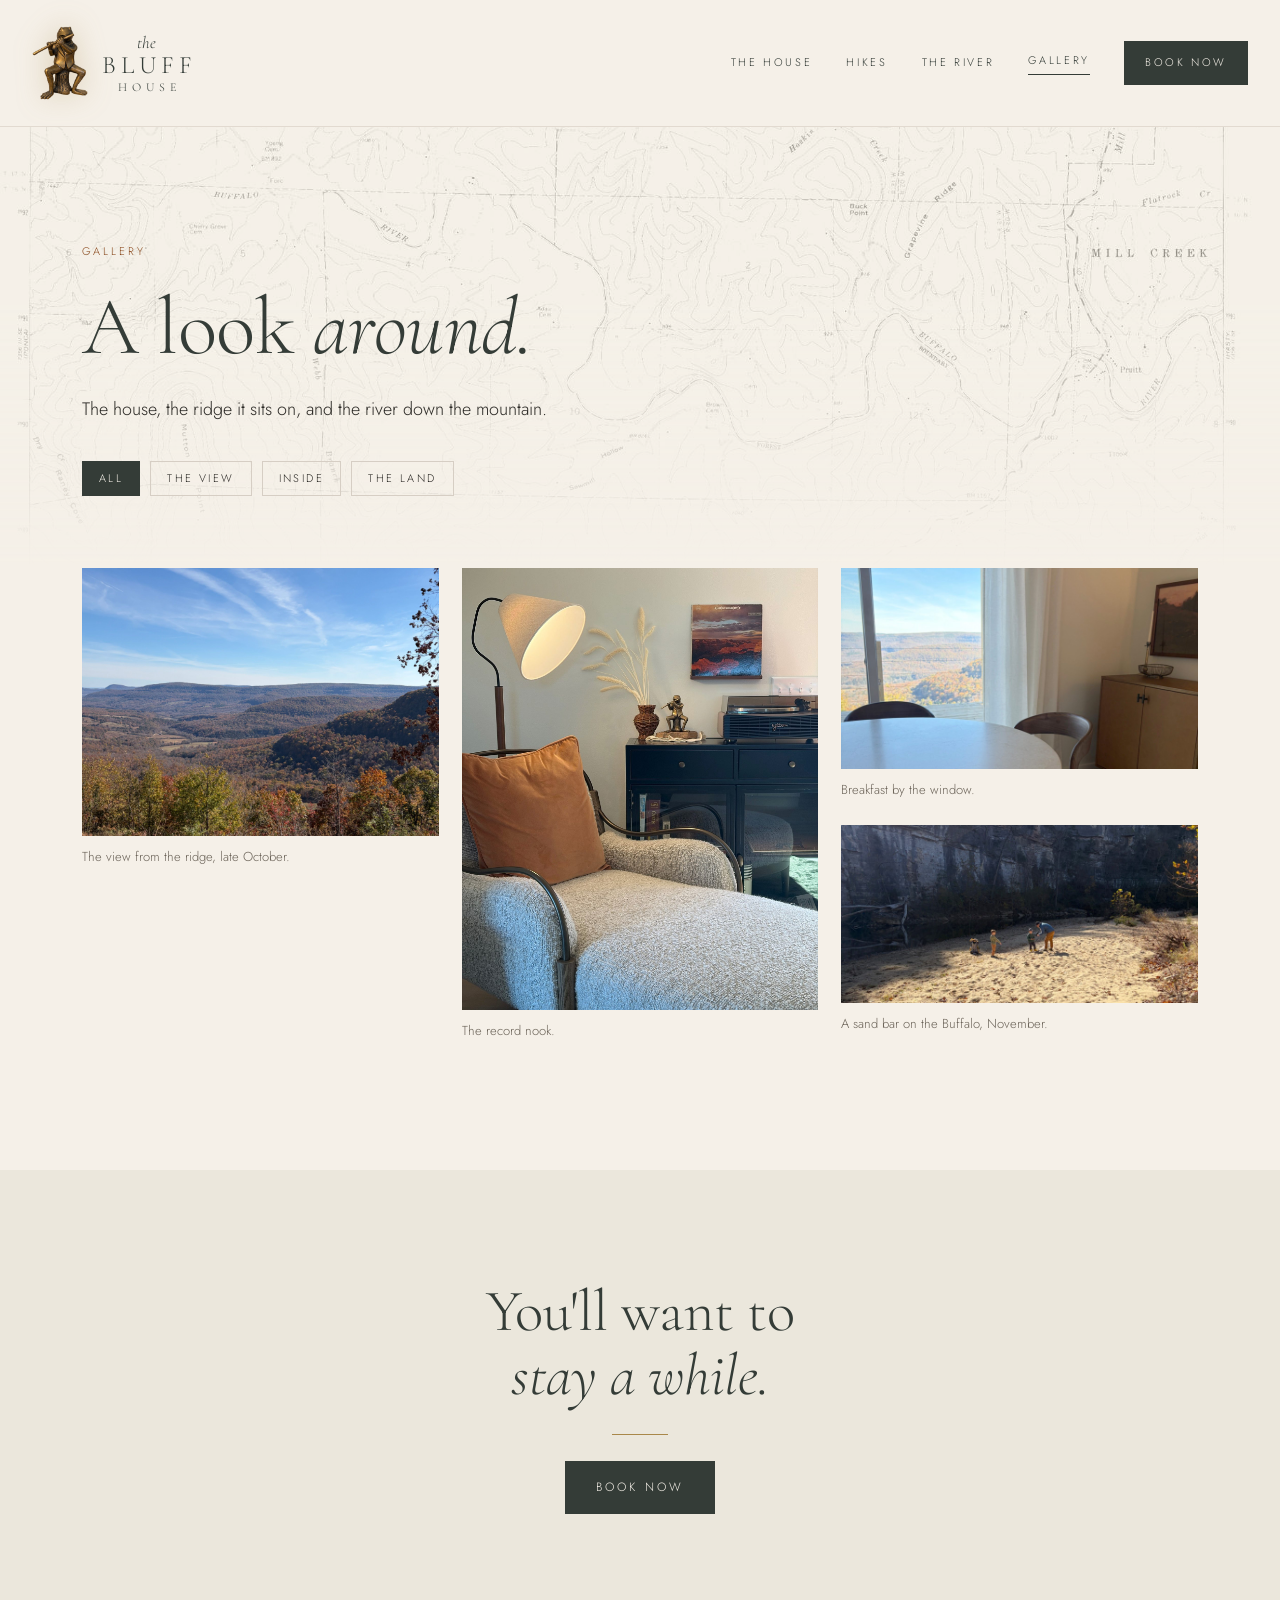
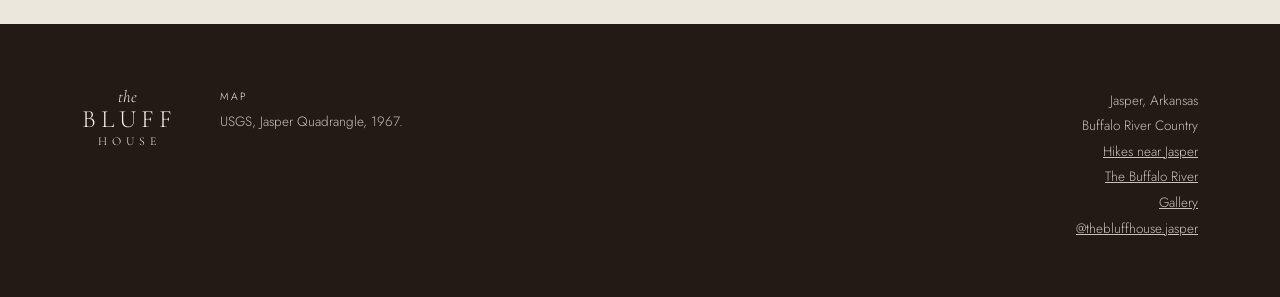
<file: gallery.html>
<!DOCTYPE html>
<html lang="en">
<head>
<meta charset="UTF-8">
<meta name="viewport" content="width=device-width, initial-scale=1.0">
<title>Gallery · The Bluff House · Jasper, Arkansas</title>
<meta name="description" content="Photos of The Bluff House and the Buffalo River country around it, in Jasper, Arkansas.">
<!-- seo -->
<link rel="canonical" href="https://www.thebluffhousejasper.com/gallery.html">
<meta property="og:type" content="website">
<meta property="og:site_name" content="The Bluff House">
<meta property="og:url" content="https://www.thebluffhousejasper.com/gallery.html">
<meta property="og:title" content="Gallery · The Bluff House · Jasper, Arkansas">
<meta property="og:description" content="Photos of The Bluff House and the Buffalo River country around it, in Jasper, Arkansas.">
<meta property="og:image" content="https://www.thebluffhousejasper.com/img/canyon.jpg">
<meta property="og:image:width" content="2048">
<meta property="og:image:height" content="1536">
<meta property="og:image:alt" content="The canyon from the ridge in late October, hardwoods turning red and gold">
<meta name="twitter:card" content="summary_large_image">
<!-- /seo -->
<link rel="preconnect" href="https://fonts.googleapis.com">
<link rel="preconnect" href="https://fonts.gstatic.com" crossorigin>
<link href="https://fonts.googleapis.com/css2?family=Cormorant+Garamond:ital,wght@0,300;0,400;0,500;1,300;1,400&family=Jost:wght@200;300&display=swap" rel="stylesheet">
<link rel="icon" type="image/png" href="img/favicon.png">
<link rel="apple-touch-icon" href="img/apple-touch-icon.png">
<link rel="stylesheet" href="site.css?v=20261122-1">
<style>
.g-head{position:relative;padding:clamp(70px,9vw,120px) 0 clamp(48px,6vw,72px);overflow:hidden}
.g-head .topo{position:absolute;inset:0;background:url(img/topo.jpg) center 40%/cover no-repeat;opacity:.85;-webkit-mask-image:linear-gradient(to bottom,#000 40%,transparent);mask-image:linear-gradient(to bottom,#000 40%,transparent)}
.g-head .wrap{position:relative}
.g-head h1{font-size:clamp(48px,6.4vw,84px);color:var(--ridge)}
.g-head p{margin-top:22px}

.chips{display:flex;flex-wrap:wrap;gap:10px;margin-top:36px}
.chips button{font:300 11px/1 var(--sans);letter-spacing:.22em;text-transform:uppercase;background:none;border:1px solid var(--limestone);color:var(--ink);padding:11px 16px;cursor:pointer}
.chips button[aria-pressed="true"]{background:var(--ridge);border-color:var(--ridge);color:var(--cream)}

.grid-g{columns:3 320px;column-gap:clamp(14px,1.8vw,24px);padding-bottom:clamp(80px,10vw,130px)}
.grid-g figure{break-inside:avoid;margin-bottom:clamp(14px,1.8vw,24px)}
.grid-g figure[hidden]{display:none}
.grid-g button{display:block;width:100%;padding:0;border:0;background:none;cursor:zoom-in}
.grid-g img{width:100%;transition:opacity .25s}
.grid-g button:hover img{opacity:.9}
.grid-g figcaption{font-size:13px;color:#6b6358;margin-top:10px}


.lb{position:fixed;inset:0;z-index:50;background:rgba(34,27,21,.94);display:none;align-items:center;justify-content:center;flex-direction:column;padding:56px 72px}
.lb.open{display:flex}
.lb img{max-width:100%;max-height:calc(100vh - 150px);object-fit:contain}
.lb p{color:rgba(245,240,232,.8);font-size:14px;margin-top:16px;text-align:center}
.lb button{position:absolute;background:none;border:0;color:var(--cream);cursor:pointer;font:300 15px/1 var(--sans);letter-spacing:.2em;text-transform:uppercase;padding:14px;opacity:.85}
.lb button:hover{opacity:1}
.lb .x{top:14px;right:18px}
.lb .prev{left:10px;top:50%;transform:translateY(-50%);font-size:34px;letter-spacing:0;font-family:var(--serif)}
.lb .next{right:10px;top:50%;transform:translateY(-50%);font-size:34px;letter-spacing:0;font-family:var(--serif)}
@media (max-width:640px){.lb{padding:56px 14px}.lb .prev,.lb .next{top:auto;bottom:14px;transform:none}}
</style>
</head>
<body>

<header class="top solid">
  <div class="wrap">
    <a class="brand" href="index.html" aria-label="The Bluff House, home"><img class="logo-frog" src="img/frog-mark.png" alt="" width="181" height="240"><span class="mark"><i>the</i><b>BLUFF</b><span>HOUSE</span></span></a>
    <nav aria-label="Main">
      <a href="index.html#ridge">The house</a>
      <a href="hikes.html">Hikes</a>
      <a href="river.html">The river</a>
      <a href="gallery.html" class="on" aria-current="page">Gallery</a>
      <a class="btn" href="index.html#book">Book now</a>
    </nav>
  </div>
</header>

<main>
<section class="g-head">
  <div class="topo" aria-hidden="true"></div>
  <div class="wrap">
    <span class="label">Gallery</span>
    <h1>A look <em>around.</em></h1>
    <p class="lede">The house, the ridge it sits on, and the river down the mountain.</p>
    <div class="chips" role="group" aria-label="Filter photos">
      <button type="button" data-f="all" aria-pressed="true">All</button>
      <button type="button" data-f="view" aria-pressed="false">The view</button>
      <button type="button" data-f="inside" aria-pressed="false">Inside</button>
      <button type="button" data-f="land" aria-pressed="false">The land</button>
    </div>
  </div>
</section>

<section class="wrap">
  <!--
    ADDING PHOTOS
    1. Put the photo in the img folder (about 2000px wide is plenty).
    2. Copy one <figure> line below and change three things:
       data-cat  -> view, inside, or land (which filter it shows under)
       src / alt -> the file name, and a short description of what's in the photo
       figcaption -> the caption guests see (optional; delete the tag if you don't want one)
    Photos show in the order they're listed.
  -->
  <div class="grid-g" id="grid">
    <figure data-cat="view"><button type="button"><img src="img/canyon.jpg" alt="The canyon from the ridge in late October, hardwoods turning red and gold" width="2048" height="1536" loading="lazy"></button><figcaption>The view from the ridge, late October.</figcaption></figure>
    <figure data-cat="inside"><button type="button"><img src="img/record-nook.jpg" alt="The record nook: a boucle chaise, a cone-shade floor lamp, a turntable, and the brass frog" width="1400" height="1732" loading="lazy"></button><figcaption>The record nook.</figcaption></figure>
    <figure data-cat="inside"><button type="button"><img src="img/mornings.jpg" alt="The round marble dining table by the sliding door, with the canyon beyond the deck" width="1536" height="864" loading="lazy"></button><figcaption>Breakfast by the window.</figcaption></figure>
    <figure data-cat="land"><button type="button"><img src="img/river.jpg" alt="A sand bar on the Buffalo River below a limestone bluff in low November sun" width="1536" height="768" loading="lazy"></button><figcaption>A sand bar on the Buffalo, November.</figcaption></figure>
  </div>
</section>

<section class="g-cta">
  <div class="wrap">
    <h2>You'll want to<br><em>stay a while.</em></h2>
    <div class="rule"></div>
    <a class="btn" href="index.html#book">Book now</a>
  </div>
</section>
</main>

<footer>
  <div class="wrap">
    <a class="mark" href="index.html"><i>the</i><b>BLUFF</b><span>HOUSE</span></a>
    <p class="credits"><b>Map</b>USGS, Jasper Quadrangle, 1967.</p>
    <p class="meta">Jasper, Arkansas<br>Buffalo River Country<br><span class="links"><a href="hikes.html">Hikes near Jasper</a><a href="river.html">The Buffalo River</a><a href="gallery.html">Gallery</a></span><a href="https://www.instagram.com/thebluffhouse.jasper" rel="noopener">@thebluffhouse.jasper</a></p>
  </div>
</footer>

<div class="lb" id="lb" role="dialog" aria-modal="true" aria-label="Photo viewer">
  <button class="x" type="button" aria-label="Close">Close</button>
  <button class="prev" type="button" aria-label="Previous photo">&larr;</button>
  <img alt="">
  <p></p>
  <button class="next" type="button" aria-label="Next photo">&rarr;</button>
</div>

<script>
(function(){
  var figs=[].slice.call(document.querySelectorAll('#grid figure'));
  var lb=document.getElementById('lb'), img=lb.querySelector('img'), cap=lb.querySelector('p'), cur=0, last=null;
  function visible(){return figs.filter(function(f){return !f.hidden})}
  function show(i){
    var v=visible(); if(!v.length) return;
    cur=(i+v.length)%v.length;
    var f=v[cur], s=f.querySelector('img'), c=f.querySelector('figcaption');
    img.src=s.src; img.alt=s.alt; cap.textContent=c?c.textContent:'';
  }
  function open(f){last=document.activeElement; show(visible().indexOf(f)); lb.classList.add('open'); document.body.style.overflow='hidden'; lb.querySelector('.x').focus()}
  function close(){lb.classList.remove('open'); document.body.style.overflow=''; if(last) last.focus()}
  figs.forEach(function(f){f.querySelector('button').addEventListener('click',function(){open(f)})});
  lb.querySelector('.x').addEventListener('click',close);
  lb.querySelector('.prev').addEventListener('click',function(){show(cur-1)});
  lb.querySelector('.next').addEventListener('click',function(){show(cur+1)});
  lb.addEventListener('click',function(e){if(e.target===lb) close()});
  document.addEventListener('keydown',function(e){
    if(!lb.classList.contains('open')) return;
    if(e.key==='Escape') close(); else if(e.key==='ArrowLeft') show(cur-1); else if(e.key==='ArrowRight') show(cur+1);
  });
  var chips=[].slice.call(document.querySelectorAll('.chips button'));
  chips.forEach(function(b){b.addEventListener('click',function(){
    var f=b.getAttribute('data-f');
    chips.forEach(function(x){x.setAttribute('aria-pressed',x===b?'true':'false')});
    figs.forEach(function(fig){fig.hidden=!(f==='all'||fig.getAttribute('data-cat')===f)});
  })});
})();
</script>
<a class="sticky-book" href="index.html#book">Book now</a>
<script src="site.js?v=20261121-2" defer></script>
</body>
</html>
</file>
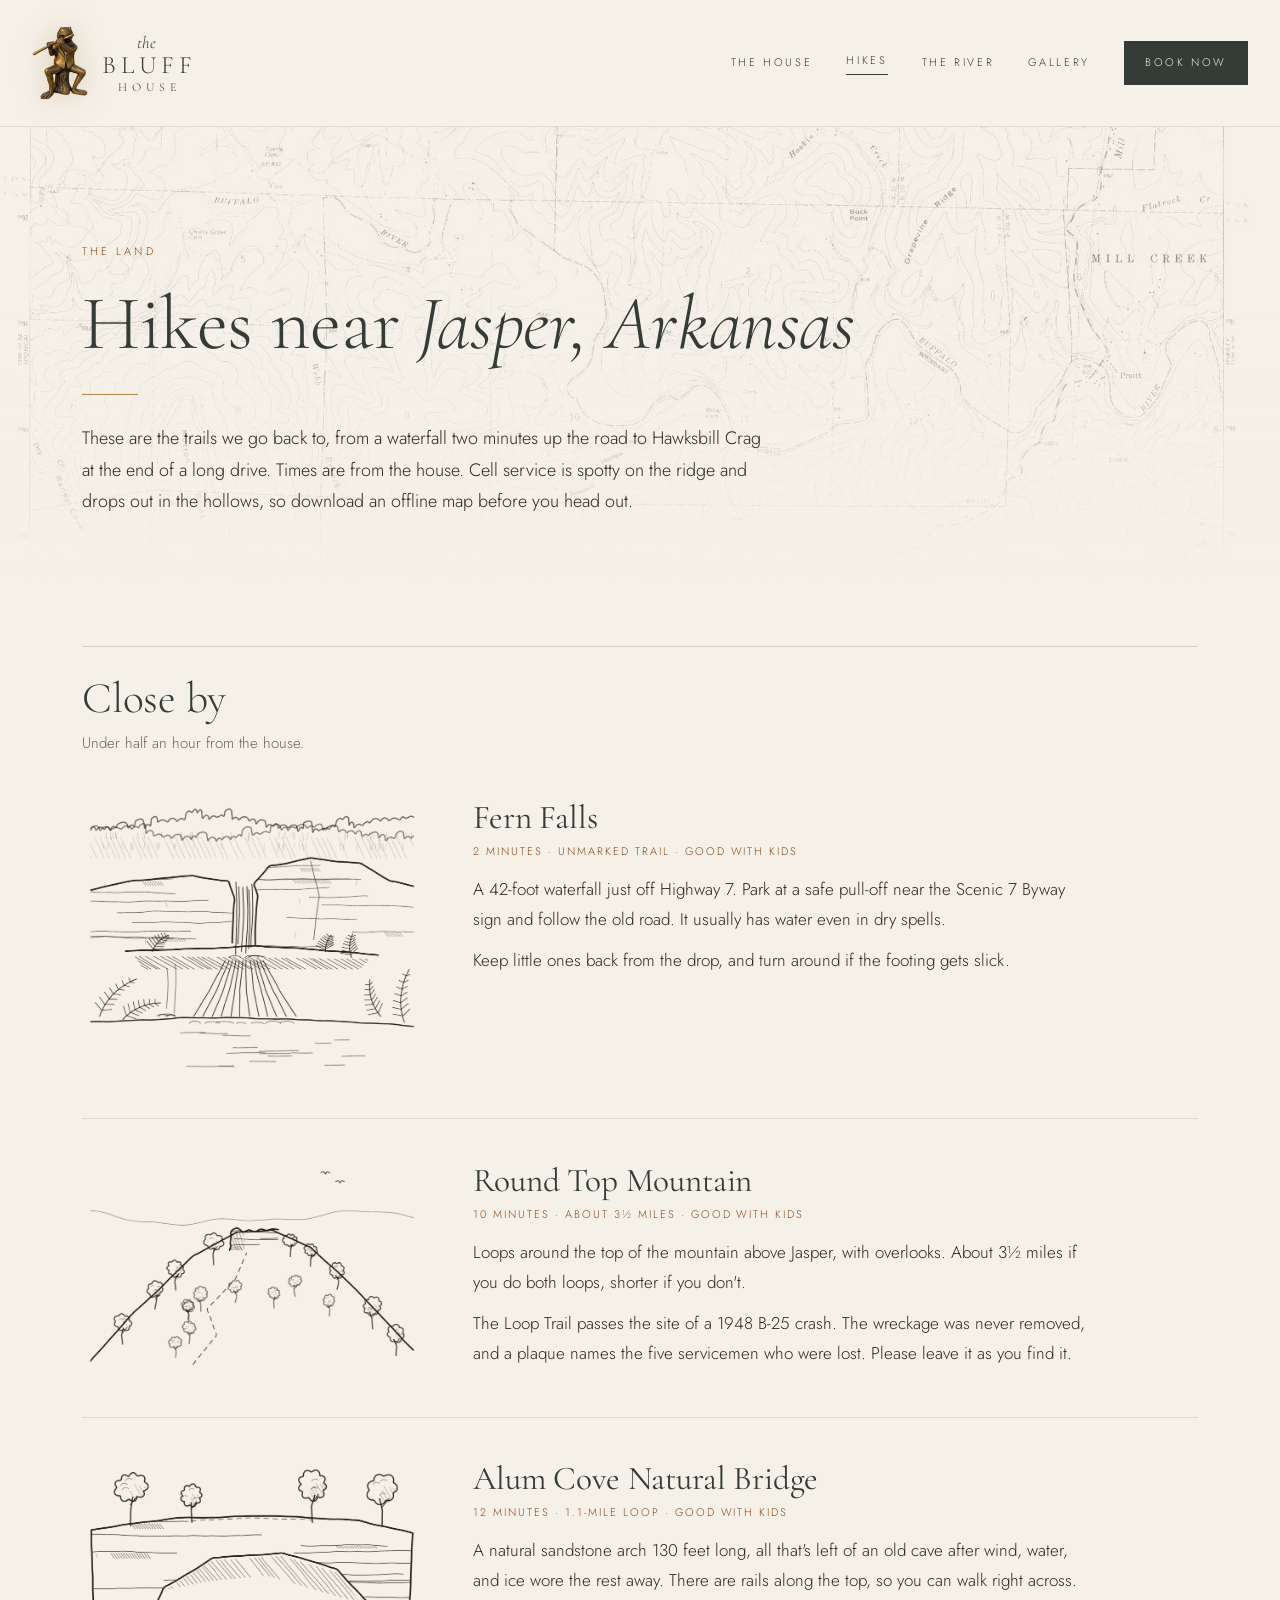
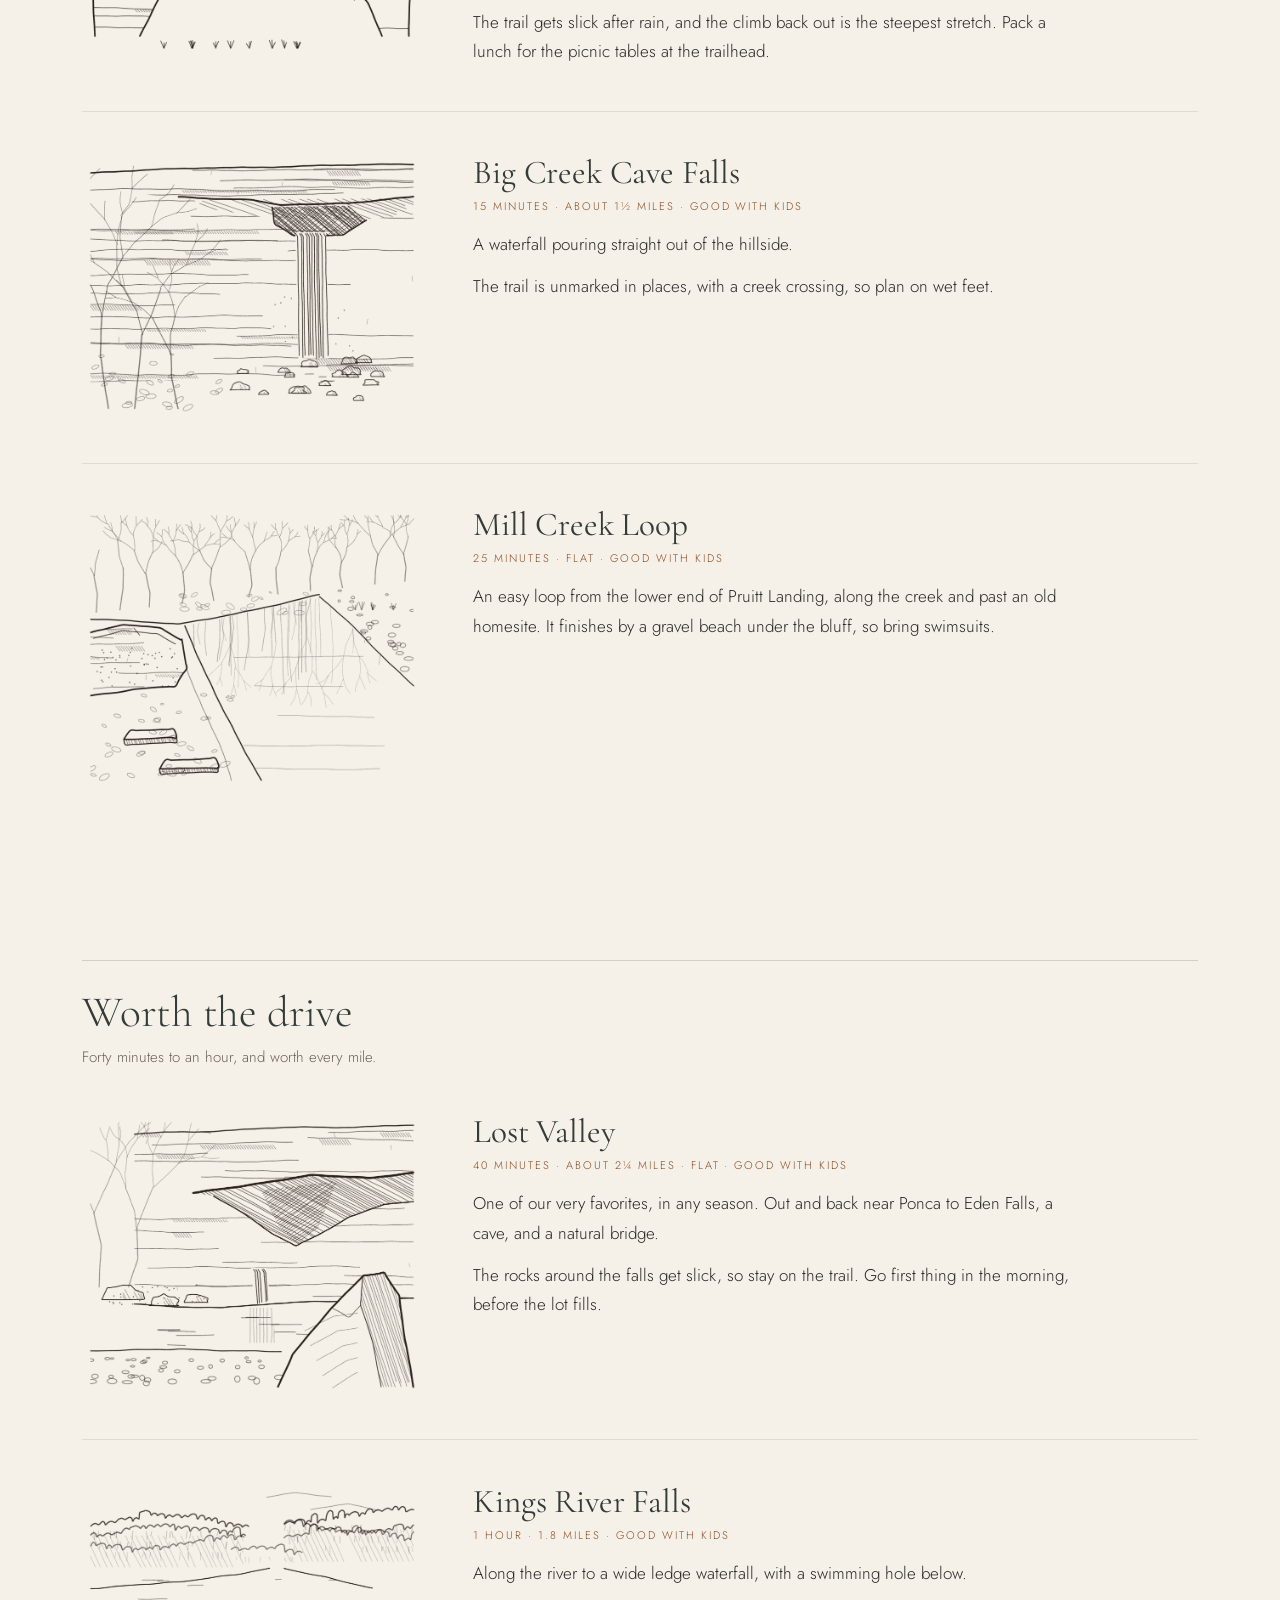
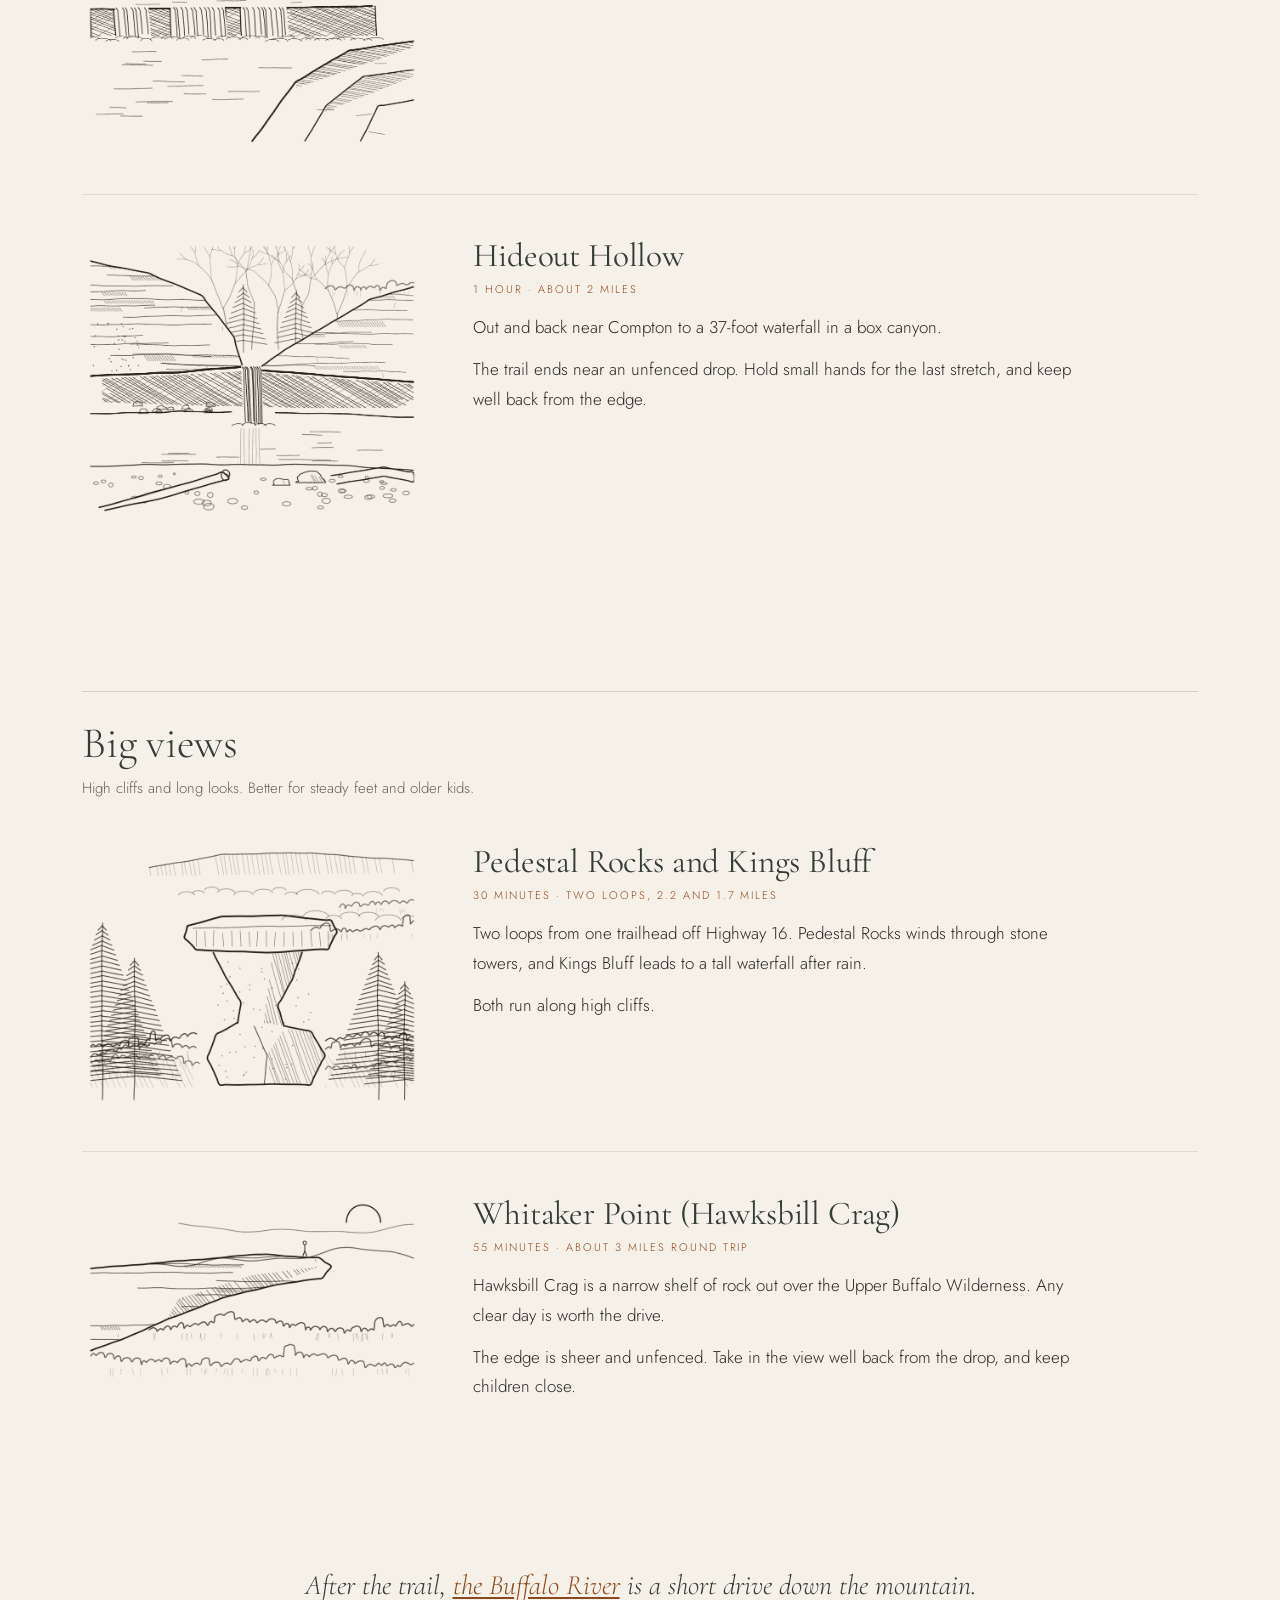
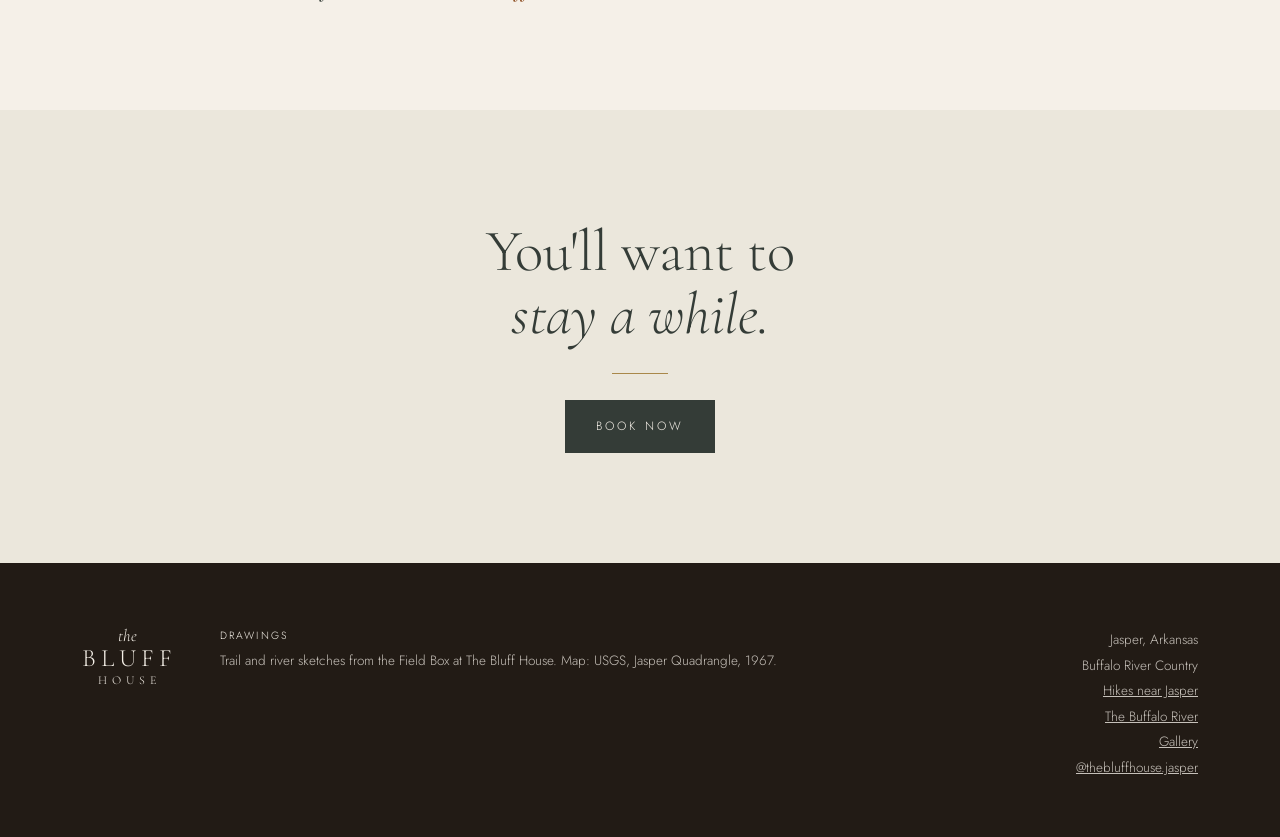
<file: hikes.html>
<!DOCTYPE html>
<html lang="en">
<head>
<meta charset="UTF-8">
<meta name="viewport" content="width=device-width, initial-scale=1.0">
<title>Hikes near Jasper, Arkansas · The Bluff House</title>
<meta name="description" content="Our favorite hikes near Jasper, Arkansas, with drive times from The Bluff House: Fern Falls, Lost Valley, Alum Cove, Whitaker Point (Hawksbill Crag), and more in Buffalo River country.">
<meta property="og:title" content="Hikes near Jasper, Arkansas · The Bluff House">
<meta property="og:description" content="Our favorite hikes near Jasper, Arkansas, with drive times from The Bluff House: Fern Falls, Lost Valley, Alum Cove, Whitaker Point (Hawksbill Crag), and more in Buffalo River country.">
<!-- seo -->
<link rel="canonical" href="https://www.thebluffhousejasper.com/hikes.html">
<meta property="og:type" content="website">
<meta property="og:site_name" content="The Bluff House">
<meta property="og:url" content="https://www.thebluffhousejasper.com/hikes.html">
<meta property="og:image" content="https://www.thebluffhousejasper.com/img/canyon.jpg">
<meta property="og:image:width" content="2048">
<meta property="og:image:height" content="1536">
<meta property="og:image:alt" content="The canyon from the ridge in late October, hardwoods turning red and gold">
<meta name="twitter:card" content="summary_large_image">
<!-- /seo -->
<link rel="preconnect" href="https://fonts.googleapis.com">
<link rel="preconnect" href="https://fonts.gstatic.com" crossorigin>
<link href="https://fonts.googleapis.com/css2?family=Cormorant+Garamond:ital,wght@0,300;0,400;0,500;1,300;1,400&family=Jost:wght@200;300&display=swap" rel="stylesheet">
<link rel="icon" type="image/png" href="img/favicon.png">
<link rel="apple-touch-icon" href="img/apple-touch-icon.png">
<link rel="stylesheet" href="site.css?v=20261122-1">
</head>
<body>

<header class="top solid">
  <div class="wrap">
    <a class="brand" href="index.html" aria-label="The Bluff House, home"><img class="logo-frog" src="img/frog-mark.png" alt="" width="181" height="240"><span class="mark"><i>the</i><b>BLUFF</b><span>HOUSE</span></span></a>
    <nav aria-label="Main">
      <a href="index.html#ridge">The house</a>
      <a href="hikes.html" class="on" aria-current="page">Hikes</a>
      <a href="river.html">The river</a>
      <a href="gallery.html">Gallery</a>
      <a class="btn" href="index.html#book">Book now</a>
    </nav>
  </div>
</header>

<main>
<section class="guide-head">
  <div class="topo" aria-hidden="true"></div>
  <div class="wrap">
    <span class="label">The land</span>
    <h1>Hikes near <em>Jasper, Arkansas</em></h1>
    <div class="rule"></div>
    <p class="lede">These are the trails we go back to, from a waterfall two minutes up the road to Hawksbill Crag at the end of a long drive. Times are from the house. Cell service is spotty on the ridge and drops out in the hollows, so download an offline map before you head out.</p>
  </div>
</section>
<section class="guide-group">
  <div class="wrap">
    <h2>Close by</h2>
    <p class="gnote">Under half an hour from the house.</p>
    <article class="spot" id="fern-falls">
      <img src="img/sketch/fern-falls.png" alt="Pen-and-ink sketch of Fern Falls spilling over a sandstone ledge, with ferns below" width="800" height="647" loading="lazy">
      <div>
        <h3>Fern Falls</h3>
        <p class="m">2 minutes · unmarked trail · good with kids</p>
        <p>A 42-foot waterfall just off Highway 7. Park at a safe pull-off near the Scenic 7 Byway sign and follow the old road. It usually has water even in dry spells.</p><p>Keep little ones back from the drop, and turn around if the footing gets slick.</p>
      </div>
    </article>
    <article class="spot" id="round-top-mountain">
      <img src="img/sketch/round-top-mountain.png" alt="Pen-and-ink sketch of Round Top Mountain, a trail climbing a rounded wooded summit" width="800" height="495" loading="lazy">
      <div>
        <h3>Round Top Mountain</h3>
        <p class="m">10 minutes · about 3½ miles · good with kids</p>
        <p>Loops around the top of the mountain above Jasper, with overlooks. About 3½ miles if you do both loops, shorter if you don't.</p><p>The Loop Trail passes the site of a 1948 B-25 crash. The wreckage was never removed, and a plaque names the five servicemen who were lost. Please leave it as you find it.</p>
      </div>
    </article>
    <article class="spot" id="alum-cove-natural-bridge">
      <img src="img/sketch/alum-cove-natural-bridge.png" alt="Pen-and-ink sketch of the Alum Cove natural bridge, a long stone arch with trees on top" width="800" height="461" loading="lazy">
      <div>
        <h3>Alum Cove Natural Bridge</h3>
        <p class="m">12 minutes · 1.1-mile loop · good with kids</p>
        <p>A natural sandstone arch 130 feet long, all that's left of an old cave after wind, water, and ice wore the rest away. There are rails along the top, so you can walk right across.</p><p>The trail gets slick after rain, and the climb back out is the steepest stretch. Pack a lunch for the picnic tables at the trailhead.</p>
      </div>
    </article>
    <article class="spot" id="big-creek-cave-falls">
      <img src="img/sketch/big-creek-cave-falls.png" alt="Pen-and-ink sketch of Big Creek Cave Falls pouring out of a gap in the rock" width="800" height="621" loading="lazy">
      <div>
        <h3>Big Creek Cave Falls</h3>
        <p class="m">15 minutes · about 1½ miles · good with kids</p>
        <p>A waterfall pouring straight out of the hillside.</p><p>The trail is unmarked in places, with a creek crossing, so plan on wet feet.</p>
      </div>
    </article>
    <article class="spot" id="mill-creek-loop">
      <img src="img/sketch/mill-creek-loop.png" alt="Pen-and-ink sketch of the Mill Creek trail running beside the creek under tall trees" width="800" height="662" loading="lazy">
      <div>
        <h3>Mill Creek Loop</h3>
        <p class="m">25 minutes · flat · good with kids</p>
        <p>An easy loop from the lower end of Pruitt Landing, along the creek and past an old homesite. It finishes by a gravel beach under the bluff, so bring swimsuits.</p>
      </div>
    </article>
  </div>
</section>
<section class="guide-group">
  <div class="wrap">
    <h2>Worth the drive</h2>
    <p class="gnote">Forty minutes to an hour, and worth every mile.</p>
    <article class="spot" id="lost-valley">
      <img src="img/sketch/lost-valley.png" alt="Pen-and-ink sketch of Lost Valley, a bluff overhang above a creek and boulders" width="800" height="663" loading="lazy">
      <div>
        <h3>Lost Valley</h3>
        <p class="m">40 minutes · about 2¼ miles · flat · good with kids</p>
        <p>One of our very favorites, in any season. Out and back near Ponca to Eden Falls, a cave, and a natural bridge.</p><p>The rocks around the falls get slick, so stay on the trail. Go first thing in the morning, before the lot fills.</p>
      </div>
    </article>
    <article class="spot" id="kings-river-falls">
      <img src="img/sketch/kings-river-falls.png" alt="Pen-and-ink sketch of Kings River Falls, a wide low ledge of water across the river" width="800" height="627" loading="lazy">
      <div>
        <h3>Kings River Falls</h3>
        <p class="m">1 hour · 1.8 miles · good with kids</p>
        <p>Along the river to a wide ledge waterfall, with a swimming hole below.</p>
      </div>
    </article>
    <article class="spot" id="hideout-hollow">
      <img src="img/sketch/hideout-hollow.png" alt="Pen-and-ink sketch of Hideout Hollow, a thin waterfall dropping into a box canyon" width="800" height="661" loading="lazy">
      <div>
        <h3>Hideout Hollow</h3>
        <p class="m">1 hour · about 2 miles</p>
        <p>Out and back near Compton to a 37-foot waterfall in a box canyon.</p><p>The trail ends near an unfenced drop. Hold small hands for the last stretch, and keep well back from the edge.</p>
      </div>
    </article>
  </div>
</section>
<section class="guide-group">
  <div class="wrap">
    <h2>Big views</h2>
    <p class="gnote">High cliffs and long looks. Better for steady feet and older kids.</p>
    <article class="spot" id="pedestal-rocks-and-kings-bluff">
      <img src="img/sketch/pedestal-rocks-and-kings-bluff.png" alt="Pen-and-ink sketch of a stone pedestal rock standing among pines" width="800" height="620" loading="lazy">
      <div>
        <h3>Pedestal Rocks and Kings Bluff</h3>
        <p class="m">30 minutes · two loops, 2.2 and 1.7 miles</p>
        <p>Two loops from one trailhead off Highway 16. Pedestal Rocks winds through stone towers, and Kings Bluff leads to a tall waterfall after rain.</p><p>Both run along high cliffs.</p>
      </div>
    </article>
    <article class="spot" id="whitaker-point">
      <img src="img/sketch/whitaker-point.png" alt="Pen-and-ink sketch of Whitaker Point jutting out over the valley at sunrise" width="800" height="444" loading="lazy">
      <div>
        <h3>Whitaker Point (Hawksbill Crag)</h3>
        <p class="m">55 minutes · about 3 miles round trip</p>
        <p>Hawksbill Crag is a narrow shelf of rock out over the Upper Buffalo Wilderness. Any clear day is worth the drive.</p><p>The edge is sheer and unfenced. Take in the view well back from the drop, and keep children close.</p>
      </div>
    </article>
  </div>
</section>
<section class="guide-next">
  <div class="wrap">
    <p>After the trail, <a href="river.html">the Buffalo River</a> is a short drive down the mountain.</p>
  </div>
</section>

<section class="g-cta">
  <div class="wrap">
    <h2>You'll want to<br><em>stay a while.</em></h2>
    <div class="rule"></div>
    <a class="btn" href="index.html#book">Book now</a>
  </div>
</section>
</main>

<footer>
  <div class="wrap">
    <a class="mark" href="index.html"><i>the</i><b>BLUFF</b><span>HOUSE</span></a>
    <p class="credits"><b>Drawings</b>Trail and river sketches from the Field Box at The Bluff House. Map: USGS, Jasper Quadrangle, 1967.</p>
    <p class="meta">Jasper, Arkansas<br>Buffalo River Country<br><span class="links"><a href="hikes.html">Hikes near Jasper</a><a href="river.html">The Buffalo River</a><a href="gallery.html">Gallery</a></span><a href="https://www.instagram.com/thebluffhouse.jasper" rel="noopener">@thebluffhouse.jasper</a></p>
  </div>
</footer>

<a class="sticky-book" href="index.html#book">Book now</a>
<script src="site.js?v=20261121-2" defer></script>
</body>
</html>
</file>
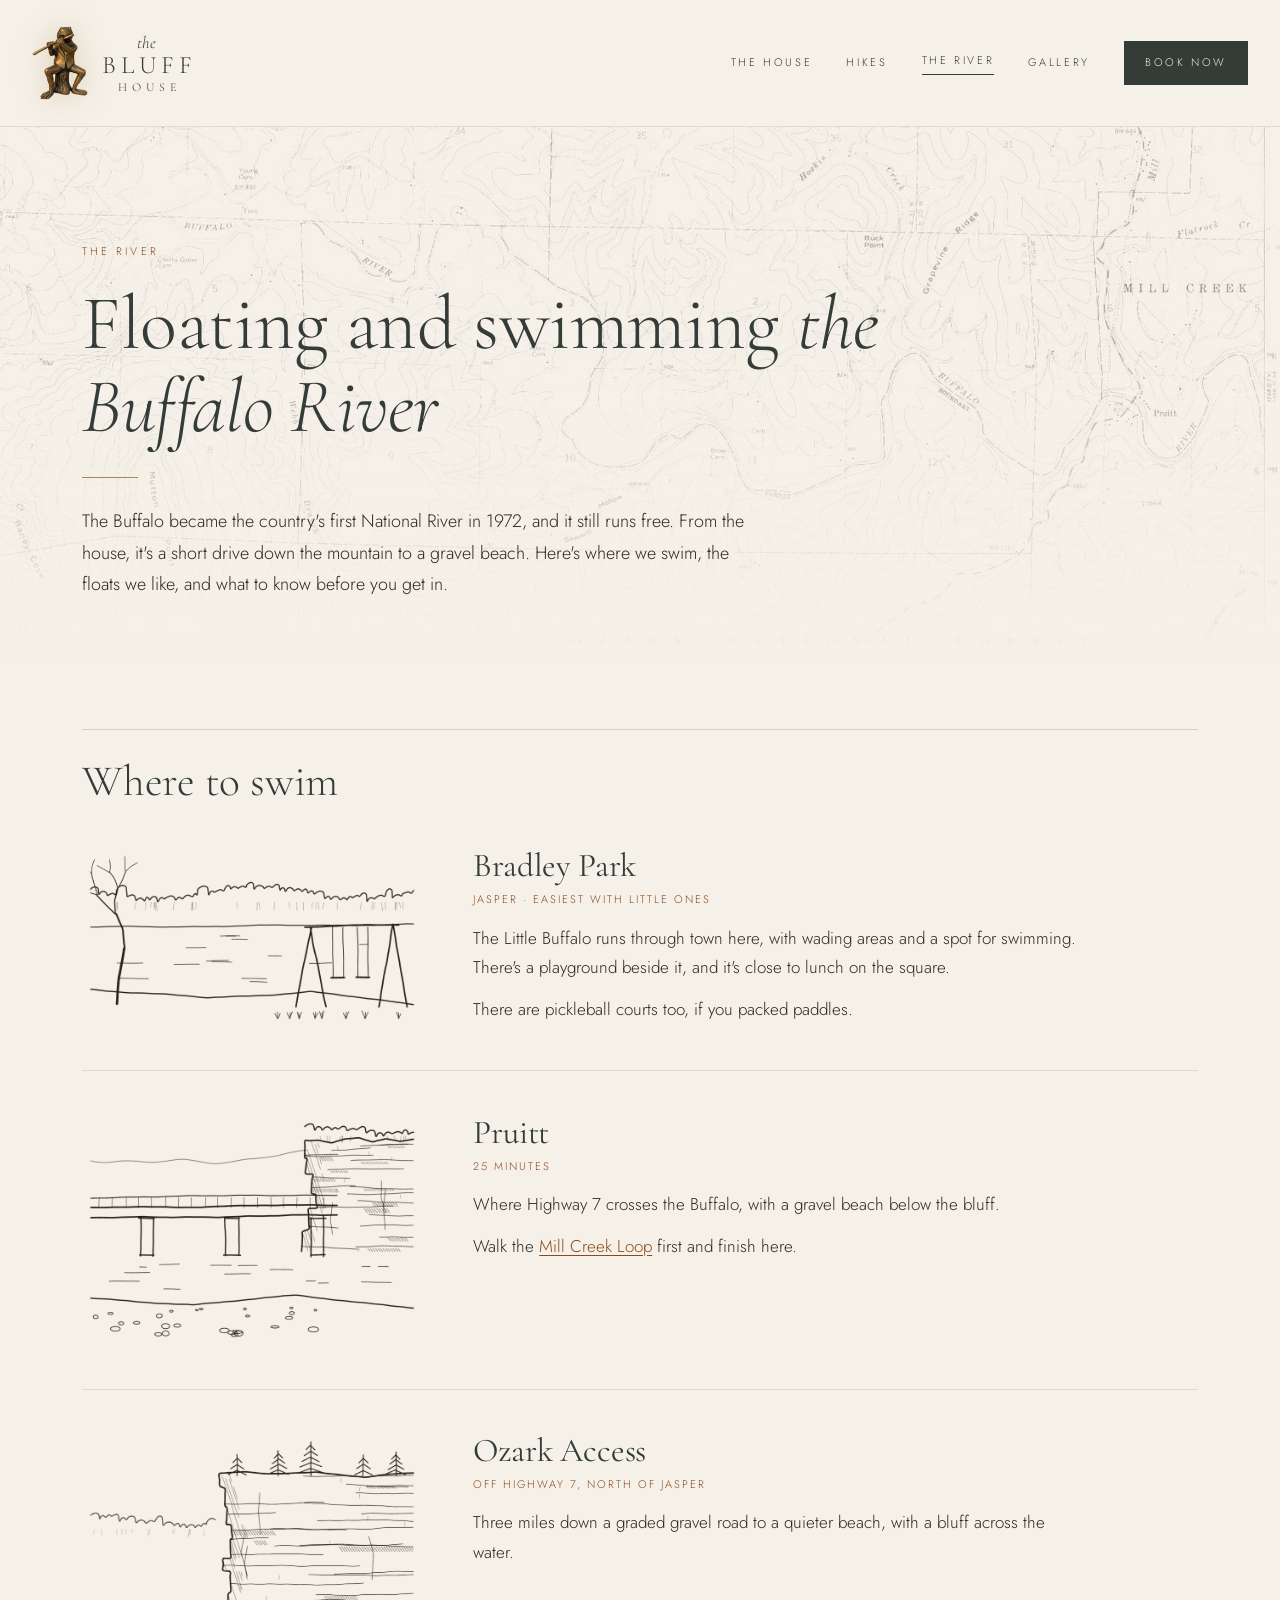
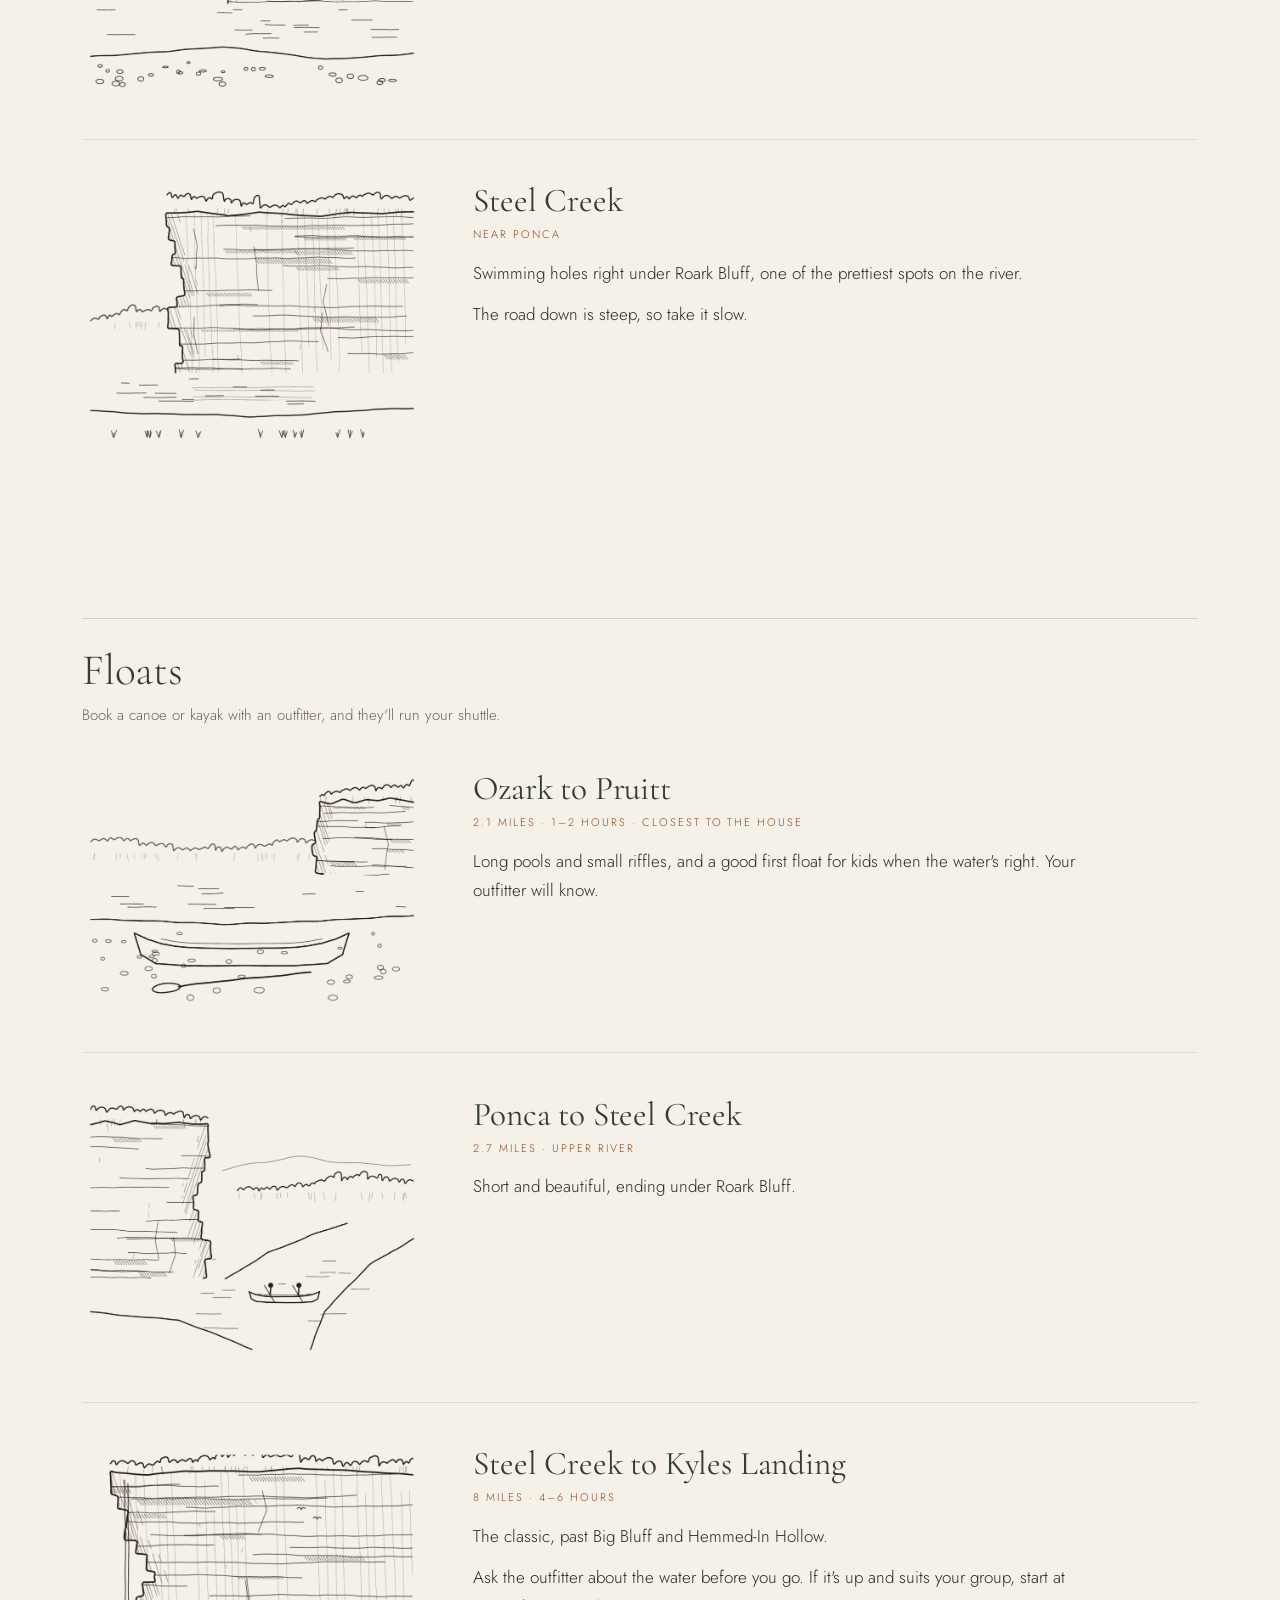
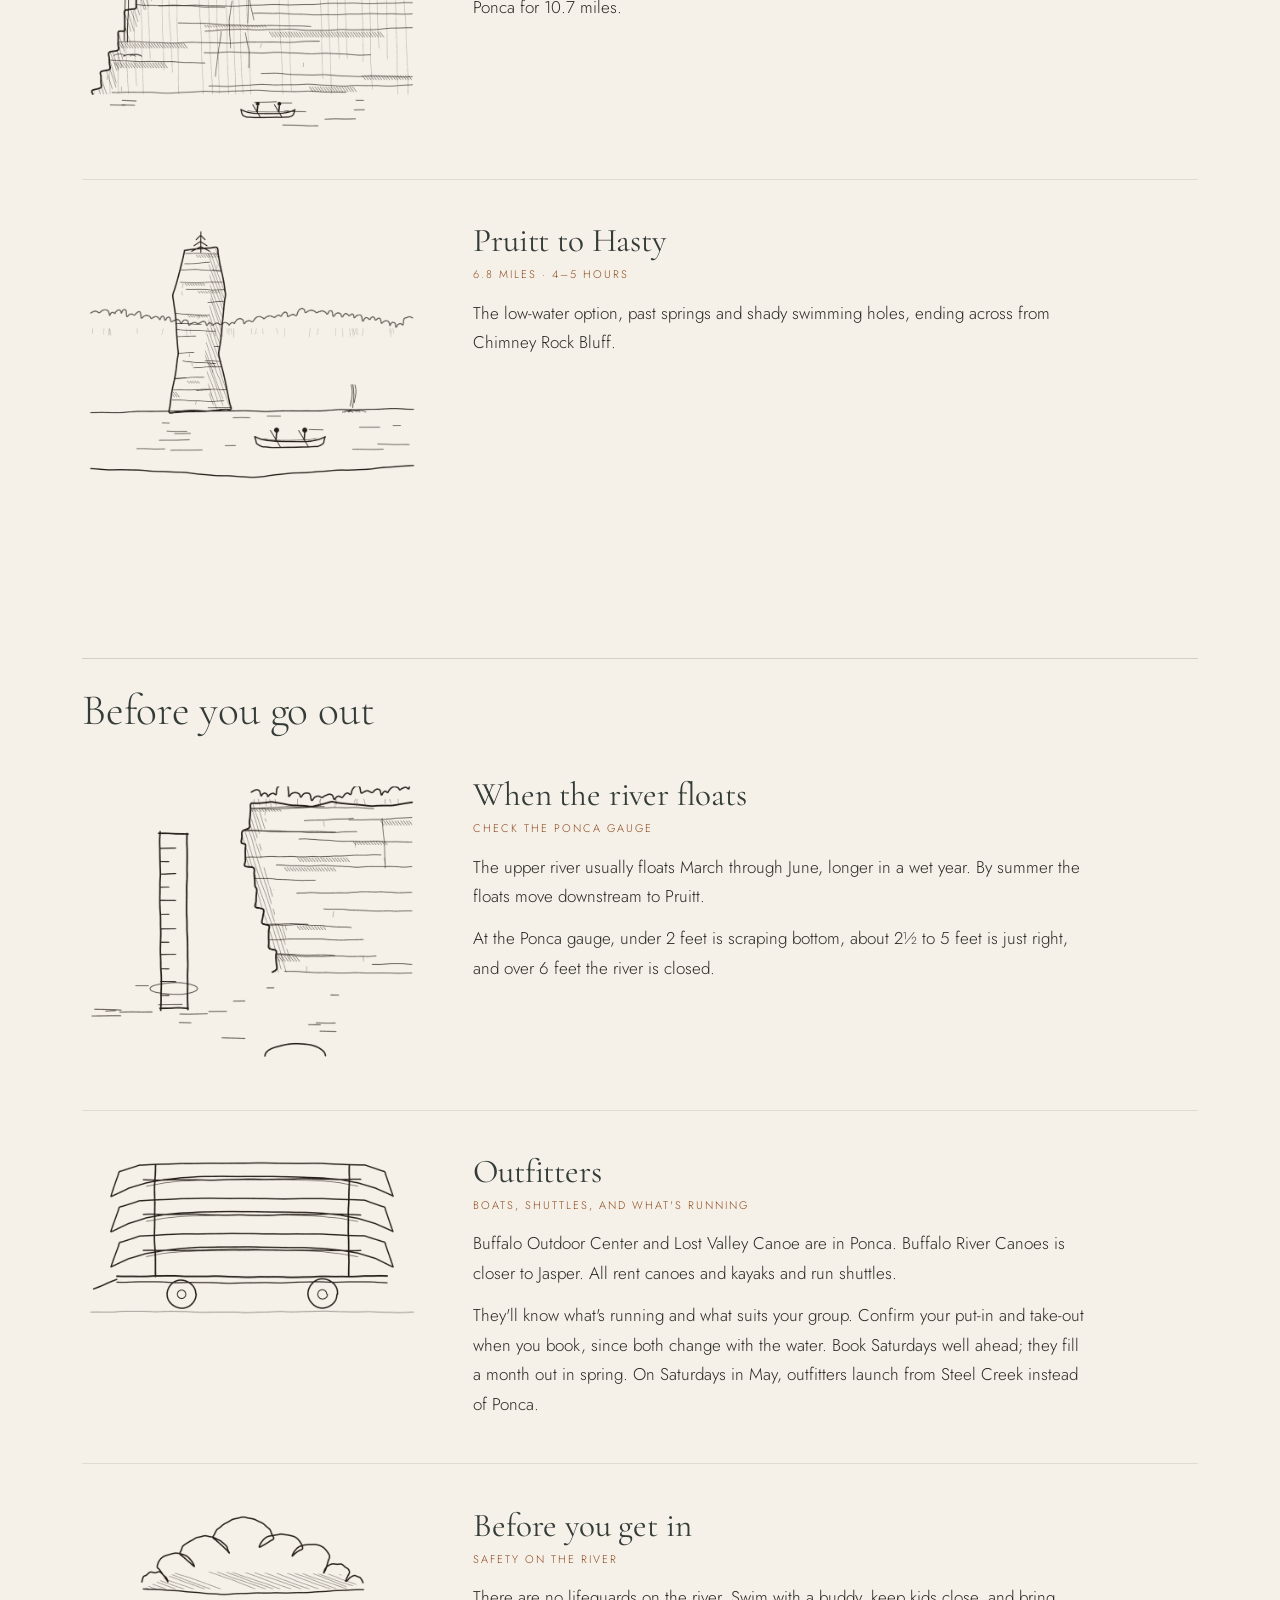
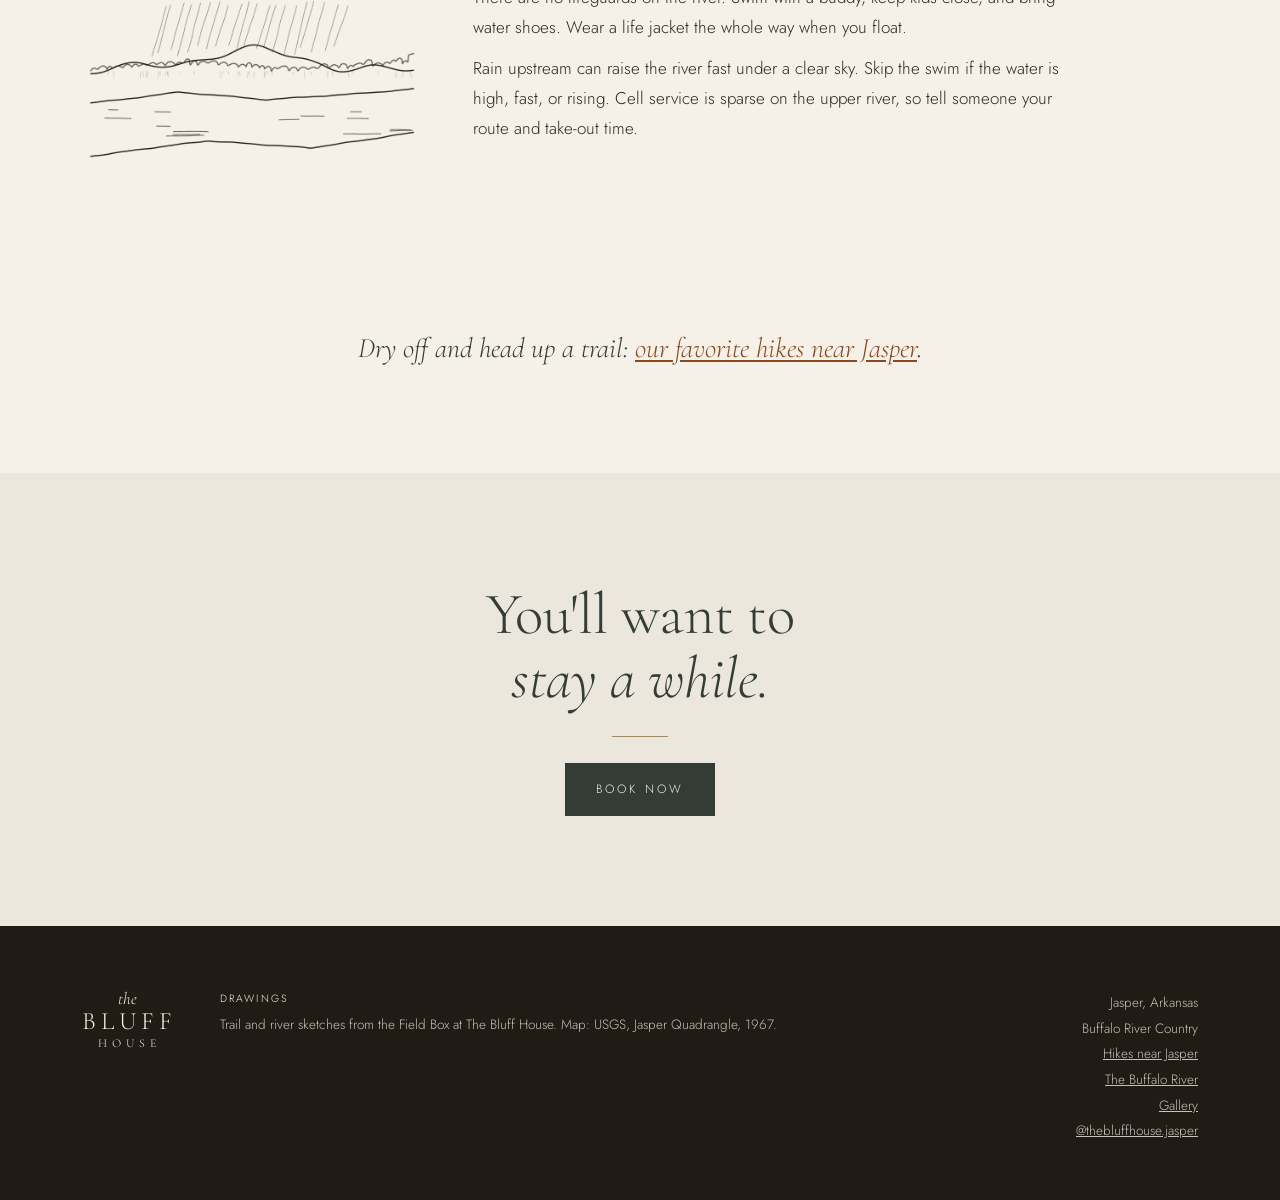
<file: river.html>
<!DOCTYPE html>
<html lang="en">
<head>
<meta charset="UTF-8">
<meta name="viewport" content="width=device-width, initial-scale=1.0">
<title>Floating and Swimming the Buffalo River near Jasper · The Bluff House</title>
<meta name="description" content="Where to swim and float on the Buffalo National River near Jasper, Arkansas: Pruitt, Ozark Access, Steel Creek, Bradley Park, the Ozark to Pruitt float, outfitters, and river levels.">
<meta property="og:title" content="Floating and Swimming the Buffalo River near Jasper · The Bluff House">
<meta property="og:description" content="Where to swim and float on the Buffalo National River near Jasper, Arkansas: Pruitt, Ozark Access, Steel Creek, Bradley Park, the Ozark to Pruitt float, outfitters, and river levels.">
<!-- seo -->
<link rel="canonical" href="https://www.thebluffhousejasper.com/river.html">
<meta property="og:type" content="website">
<meta property="og:site_name" content="The Bluff House">
<meta property="og:url" content="https://www.thebluffhousejasper.com/river.html">
<meta property="og:image" content="https://www.thebluffhousejasper.com/img/river.jpg">
<meta property="og:image:width" content="1536">
<meta property="og:image:height" content="768">
<meta property="og:image:alt" content="A sand bar on the Buffalo River below a limestone bluff in low November sun">
<meta name="twitter:card" content="summary_large_image">
<!-- /seo -->
<link rel="preconnect" href="https://fonts.googleapis.com">
<link rel="preconnect" href="https://fonts.gstatic.com" crossorigin>
<link href="https://fonts.googleapis.com/css2?family=Cormorant+Garamond:ital,wght@0,300;0,400;0,500;1,300;1,400&family=Jost:wght@200;300&display=swap" rel="stylesheet">
<link rel="icon" type="image/png" href="img/favicon.png">
<link rel="apple-touch-icon" href="img/apple-touch-icon.png">
<link rel="stylesheet" href="site.css?v=20261122-1">
</head>
<body>

<header class="top solid">
  <div class="wrap">
    <a class="brand" href="index.html" aria-label="The Bluff House, home"><img class="logo-frog" src="img/frog-mark.png" alt="" width="181" height="240"><span class="mark"><i>the</i><b>BLUFF</b><span>HOUSE</span></span></a>
    <nav aria-label="Main">
      <a href="index.html#ridge">The house</a>
      <a href="hikes.html">Hikes</a>
      <a href="river.html" class="on" aria-current="page">The river</a>
      <a href="gallery.html">Gallery</a>
      <a class="btn" href="index.html#book">Book now</a>
    </nav>
  </div>
</header>

<main>
<section class="guide-head">
  <div class="topo" aria-hidden="true"></div>
  <div class="wrap">
    <span class="label">The river</span>
    <h1>Floating and swimming <em>the Buffalo River</em></h1>
    <div class="rule"></div>
    <p class="lede">The Buffalo became the country's first National River in 1972, and it still runs free. From the house, it's a short drive down the mountain to a gravel beach. Here's where we swim, the floats we like, and what to know before you get in.</p>
  </div>
</section>
<section class="guide-group">
  <div class="wrap">
    <h2>Where to swim</h2>
    
    <article class="spot" id="bradley-park">
      <img src="img/sketch/bradley-park.png" alt="Pen-and-ink sketch of Bradley Park, a swing set beside the Little Buffalo" width="800" height="420" loading="lazy">
      <div>
        <h3>Bradley Park</h3>
        <p class="m">Jasper · easiest with little ones</p>
        <p>The Little Buffalo runs through town here, with wading areas and a spot for swimming. There's a playground beside it, and it's close to lunch on the square.</p><p>There are pickleball courts too, if you packed paddles.</p>
      </div>
    </article>
    <article class="spot" id="pruitt">
      <img src="img/sketch/pruitt.png" alt="Pen-and-ink sketch of the Highway 7 bridge over the Buffalo at Pruitt, with a gravel beach" width="800" height="542" loading="lazy">
      <div>
        <h3>Pruitt</h3>
        <p class="m">25 minutes</p>
        <p>Where Highway 7 crosses the Buffalo, with a gravel beach below the bluff.</p><p>Walk the <a href="hikes.html#mill-creek-loop">Mill Creek Loop</a> first and finish here.</p>
      </div>
    </article>
    <article class="spot" id="ozark-access">
      <img src="img/sketch/ozark-access.png" alt="Pen-and-ink sketch of a quiet gravel beach at Ozark Access, a bluff across the river" width="800" height="617" loading="lazy">
      <div>
        <h3>Ozark Access</h3>
        <p class="m">Off Highway 7, north of Jasper</p>
        <p>Three miles down a graded gravel road to a quieter beach, with a bluff across the water.</p>
      </div>
    </article>
    <article class="spot" id="steel-creek">
      <img src="img/sketch/steel-creek.png" alt="Pen-and-ink sketch of Roark Bluff rising above the river at Steel Creek" width="800" height="618" loading="lazy">
      <div>
        <h3>Steel Creek</h3>
        <p class="m">Near Ponca</p>
        <p>Swimming holes right under Roark Bluff, one of the prettiest spots on the river.</p><p>The road down is steep, so take it slow.</p>
      </div>
    </article>
  </div>
</section>
<section class="guide-group">
  <div class="wrap">
    <h2>Floats</h2>
    <p class="gnote">Book a canoe or kayak with an outfitter, and they'll run your shuttle.</p>
    <article class="spot" id="ozark-to-pruitt">
      <img src="img/sketch/ozark-to-pruitt.png" alt="Pen-and-ink sketch of a canoe pulled up on a gravel bar below a limestone bluff" width="800" height="559" loading="lazy">
      <div>
        <h3>Ozark to Pruitt</h3>
        <p class="m">2.1 miles · 1–2 hours · closest to the house</p>
        <p>Long pools and small riffles, and a good first float for kids when the water's right. Your outfitter will know.</p>
      </div>
    </article>
    <article class="spot" id="ponca-to-steel-creek">
      <img src="img/sketch/ponca-to-steel-creek.png" alt="Pen-and-ink sketch of a canoe rounding a bend below a bluff" width="800" height="615" loading="lazy">
      <div>
        <h3>Ponca to Steel Creek</h3>
        <p class="m">2.7 miles · upper river</p>
        <p>Short and beautiful, ending under Roark Bluff.</p>
      </div>
    </article>
    <article class="spot" id="steel-creek-to-kyles-landing">
      <img src="img/sketch/steel-creek-to-kyles-landing.png" alt="Pen-and-ink sketch of a canoe small beneath the towering face of Big Bluff" width="800" height="680" loading="lazy">
      <div>
        <h3>Steel Creek to Kyles Landing</h3>
        <p class="m">8 miles · 4–6 hours</p>
        <p>The classic, past Big Bluff and Hemmed-In Hollow.</p><p>Ask the outfitter about the water before you go. If it's up and suits your group, start at Ponca for 10.7 miles.</p>
      </div>
    </article>
    <article class="spot" id="pruitt-to-hasty">
      <img src="img/sketch/pruitt-to-hasty.png" alt="Pen-and-ink sketch of a canoe passing the tall column of Chimney Rock" width="800" height="619" loading="lazy">
      <div>
        <h3>Pruitt to Hasty</h3>
        <p class="m">6.8 miles · 4–5 hours</p>
        <p>The low-water option, past springs and shady swimming holes, ending across from Chimney Rock Bluff.</p>
      </div>
    </article>
  </div>
</section>
<section class="guide-group">
  <div class="wrap">
    <h2>Before you go out</h2>
    
    <article class="spot" id="floating-the-buffalo">
      <img src="img/sketch/floating-the-buffalo.png" alt="Pen-and-ink sketch of a river gauge post standing in the water below a bluff" width="800" height="679" loading="lazy">
      <div>
        <h3>When the river floats</h3>
        <p class="m">Check the Ponca gauge</p>
        <p>The upper river usually floats March through June, longer in a wet year. By summer the floats move downstream to Pruitt.</p><p>At the Ponca gauge, under 2 feet is scraping bottom, about 2½ to 5 feet is just right, and over 6 feet the river is closed.</p>
      </div>
    </article>
    <article class="spot" id="outfitters">
      <img src="img/sketch/outfitters.png" alt="Pen-and-ink sketch of canoes stacked on a trailer" width="800" height="392" loading="lazy">
      <div>
        <h3>Outfitters</h3>
        <p class="m">Boats, shuttles, and what's running</p>
        <p><b>Buffalo Outdoor Center</b> and <b>Lost Valley Canoe</b> are in Ponca. <b>Buffalo River Canoes</b> is closer to Jasper. All rent canoes and kayaks and run shuttles.</p><p>They'll know what's running and what suits your group. Confirm your put-in and take-out when you book, since both change with the water. Book Saturdays well ahead; they fill a month out in spring. On Saturdays in May, outfitters launch from Steel Creek instead of Ponca.</p>
      </div>
    </article>
    <article class="spot" id="before-you-get-in">
      <img src="img/sketch/before-you-get-in.png" alt="Pen-and-ink sketch of a rain cloud over the hills, the river below" width="800" height="606" loading="lazy">
      <div>
        <h3>Before you get in</h3>
        <p class="m">Safety on the river</p>
        <p>There are no lifeguards on the river. Swim with a buddy, keep kids close, and bring water shoes. Wear a life jacket the whole way when you float.</p><p>Rain upstream can raise the river fast under a clear sky. Skip the swim if the water is high, fast, or rising. Cell service is sparse on the upper river, so tell someone your route and take-out time.</p>
      </div>
    </article>
  </div>
</section>
<section class="guide-next">
  <div class="wrap">
    <p>Dry off and head up a trail: <a href="hikes.html">our favorite hikes near Jasper</a>.</p>
  </div>
</section>

<section class="g-cta">
  <div class="wrap">
    <h2>You'll want to<br><em>stay a while.</em></h2>
    <div class="rule"></div>
    <a class="btn" href="index.html#book">Book now</a>
  </div>
</section>
</main>

<footer>
  <div class="wrap">
    <a class="mark" href="index.html"><i>the</i><b>BLUFF</b><span>HOUSE</span></a>
    <p class="credits"><b>Drawings</b>Trail and river sketches from the Field Box at The Bluff House. Map: USGS, Jasper Quadrangle, 1967.</p>
    <p class="meta">Jasper, Arkansas<br>Buffalo River Country<br><span class="links"><a href="hikes.html">Hikes near Jasper</a><a href="river.html">The Buffalo River</a><a href="gallery.html">Gallery</a></span><a href="https://www.instagram.com/thebluffhouse.jasper" rel="noopener">@thebluffhouse.jasper</a></p>
  </div>
</footer>

<a class="sticky-book" href="index.html#book">Book now</a>
<script src="site.js?v=20261121-2" defer></script>
</body>
</html>
</file>
<file: site.css>
:root{
  --ridge:#343C37; --limestone:#D6CEC4; --logo-ground:#EBE7DC; --cream:#F5F0E8; --paper:#FAF7F2;
  --cognac:#8B4A1E; --brass:#A9884A; --walnut:#221B15; --ink:#2C2A26; --rule:#E2DAD0;
  --serif:"Cormorant Garamond", Georgia, serif; --sans:"Jost", "Helvetica Neue", Arial, sans-serif;
  --wrap:1180px;
}
*{box-sizing:border-box;margin:0;padding:0}
html{scroll-behavior:smooth}
body{background:var(--cream);color:var(--ink);font-family:var(--sans);font-weight:300;font-size:17px;line-height:1.75;-webkit-font-smoothing:antialiased}
img{display:block;max-width:100%;height:auto}
a{color:inherit}
.wrap{max-width:var(--wrap);margin:0 auto;padding:0 32px}
.label{display:block;font-family:var(--sans);font-weight:300;font-size:11px;letter-spacing:.28em;text-transform:uppercase;color:var(--cognac);margin-bottom:22px}
h1,h2,h3{font-family:var(--serif);font-weight:300;line-height:1.08;letter-spacing:-.005em}
h2{font-size:clamp(38px,4.6vw,60px);color:var(--ridge)}
h2 em,h1 em{font-style:italic}
.rule{width:56px;height:1px;background:var(--brass);margin:28px 0}
.lede{font-size:18px;max-width:34em}
.btn{display:inline-block;font-family:var(--sans);font-weight:300;font-size:12px;letter-spacing:.24em;text-transform:uppercase;text-decoration:none;padding:15px 30px;border:1px solid currentColor;transition:background .25s,color .25s}

/* Header */
.top{position:absolute;inset:0 0 auto 0;z-index:5;color:var(--cream)}
.top .wrap{display:flex;align-items:center;justify-content:space-between;padding-top:26px;padding-bottom:26px;max-width:none}
.mark{text-decoration:none;display:flex;flex-direction:column;align-items:center;line-height:1}
/* The frog stands beside the wordmark, like a signature */
.brand{display:flex;align-items:center;gap:14px;text-decoration:none;color:inherit}
.logo-frog{height:74px;width:auto;filter:drop-shadow(0 0 14px rgba(169,136,74,.3))}
.top.solid .top:not(.solid) .mark{text-shadow:0 1px 10px rgba(34,27,21,.4)}
.mark i{font-family:var(--serif);font-style:italic;font-size:17px;margin-bottom:2px}
.mark b{font-family:var(--serif);font-weight:300;font-size:25px;letter-spacing:.2em;margin-right:-.2em}
.mark span{font-family:var(--serif);font-weight:300;font-size:12px;letter-spacing:.42em;margin-right:-.42em;margin-top:3px}
nav{display:flex;gap:34px;align-items:center}
nav a{font-size:11px;letter-spacing:.24em;text-transform:uppercase;text-decoration:none;font-weight:300;opacity:1}
.top:not(.solid) nav a{text-shadow:0 1px 10px rgba(34,27,21,.45)}
nav a:hover{opacity:1}
nav .btn{padding:11px 20px;font-size:11px}
nav .btn:hover{background:var(--cream);color:var(--walnut)}

.top.solid{position:relative;color:var(--ridge);background:var(--cream);border-bottom:1px solid var(--rule)}
.top.solid nav .btn:hover{background:var(--ridge);color:var(--cream)}
nav a.on{border-bottom:1px solid currentColor;padding-bottom:3px}

/* Hero */
.hero{position:relative;min-height:100vh;min-height:100svh;display:flex;align-items:flex-end;color:var(--cream);background:#6d7d8f url(img/canyon.jpg) center 62%/cover no-repeat}
.hero::before{content:"";position:absolute;inset:0;background:linear-gradient(to top,rgba(34,27,21,.78) 0%,rgba(34,27,21,.45) 40%,rgba(34,27,21,.12) 70%,rgba(34,27,21,0) 85%),linear-gradient(to right,rgba(34,27,21,.42) 0%,rgba(34,27,21,.18) 50%,rgba(34,27,21,0) 75%),linear-gradient(to bottom,rgba(34,27,21,.45),rgba(34,27,21,0) 24%)}
.hero h1,.hero p{text-shadow:0 1px 18px rgba(34,27,21,.35)}
.hero .wrap{position:relative;width:100%;padding-bottom:clamp(48px,9vh,96px)}
.hero .pre{font-family:var(--serif);font-style:italic;font-weight:400;font-size:clamp(21px,2vw,27px);margin:0 0 14px;max-width:none;opacity:.82}
.hero h1{font-size:clamp(54px,9.6vw,140px);line-height:1;max-width:9em}
.hero h1 em{display:inline-block}
.hero p{font-size:18px;font-weight:300;max-width:40em;margin:clamp(30px,4vh,44px) 0 0;opacity:.88}
.hero .btn{margin-top:34px}
/* The headline takes its time: a slow fade in, "never rushes." last */
@keyframes slowrise{from{opacity:0;transform:translateY(14px)}to{opacity:1;transform:none}}
@media (prefers-reduced-motion:no-preference){
  .hero .pre{animation:slowrise 1s ease-out .1s both}
  .hero h1{animation:slowrise 1.4s ease-out .3s both}
  .hero h1 em{animation:slowrise 1.4s ease-out .9s both}
  .hero p,.hero .btn,.hero .hero-bar{animation:slowrise 1s ease-out 1.4s both}
}
.hero .btn:hover{background:var(--cream);color:var(--walnut)}

/* Mornings */
.mornings{padding:clamp(80px,11vw,150px) 0}
.mornings .grid{display:grid;grid-template-columns:5fr 7fr;gap:clamp(36px,6vw,90px);align-items:center}
.mornings p+p{margin-top:18px}
.mornings .sk img{width:100%;max-width:440px;margin-left:auto;mix-blend-mode:multiply}

/* Inside (dark band) */
.inside{position:relative;overflow:hidden;background:var(--ridge);color:var(--cream);padding:clamp(80px,11vw,150px) 0}
.inside .wrap{position:relative;z-index:1}
.inside .dand{position:absolute;right:-70px;bottom:14%;height:80%;width:auto;pointer-events:none;-webkit-mask-image:linear-gradient(to right,transparent 8%,#000 52%),linear-gradient(to top,transparent 0%,#000 38%);-webkit-mask-composite:source-in;mask-image:linear-gradient(to right,transparent 8%,#000 52%),linear-gradient(to top,transparent 0%,#000 38%);mask-composite:intersect}
.inside .more{margin-top:40px;color:var(--cream)}
.inside .more:hover{background:var(--cream);color:var(--ridge)}
.inside .grid{display:grid;grid-template-columns:5fr 6fr;gap:clamp(36px,7vw,110px);align-items:center}
.inside h2{color:var(--cream)}
h2.sm{font-size:clamp(34px,3.7vw,50px)}
.inside .label{color:var(--brass)}
.inside figure img{width:100%;aspect-ratio:4/5;object-fit:cover}
.inside dl{margin-top:40px;border-top:1px solid rgba(245,240,232,.16)}
.inside dl div{display:grid;grid-template-columns:150px 1fr;gap:24px;padding:18px 0;border-bottom:1px solid rgba(245,240,232,.16)}
.inside dt{font-size:12px;letter-spacing:.2em;text-transform:uppercase;color:var(--brass);font-weight:300;padding-top:5px}
.inside dd{font-size:16.5px;opacity:.92}

/* Land */
.land{position:relative;padding:clamp(80px,11vw,140px) 0 clamp(70px,9vw,120px);background:var(--cream)}
.land .topo{position:absolute;inset:0 0 auto 0;height:min(62vw,620px);background:url(img/topo.jpg) center/cover no-repeat;opacity:.9;-webkit-mask-image:linear-gradient(to bottom,#000 55%,transparent);mask-image:linear-gradient(to bottom,#000 55%,transparent)}
.land .wrap{position:relative}
.land .intro{max-width:640px}
.land .sk-head{margin-top:clamp(64px,8vw,110px)}
.sk-head{font-size:30px;color:var(--ridge);margin-bottom:28px}
.sketches{display:grid;grid-template-columns:repeat(4,1fr);gap:clamp(20px,3vw,44px);row-gap:clamp(36px,4.5vw,64px);align-items:end;margin-bottom:clamp(56px,7vw,90px)}
.sketches img{width:100%;mix-blend-mode:multiply}
.sketches figure{display:grid;grid-row:span 2;grid-template-rows:subgrid;row-gap:0}
.sketches figure img{align-self:end}
.sketches figcaption{align-self:start}
.sketches figcaption{margin-top:14px;border-top:1px solid var(--rule);padding-top:10px}
.sketches figcaption b{display:block;font-family:var(--serif);font-weight:400;font-style:italic;font-size:21px;color:var(--ridge);line-height:1.2}
.sketches figcaption span{font-size:11px;letter-spacing:.16em;text-transform:uppercase;color:var(--cognac)}
.questions .river-q::after{content:"";display:table;clear:both}
.q-sketch{float:right;width:min(240px,34%);margin:0 0 12px 28px}
.lists{display:grid;grid-template-columns:1fr 1fr;gap:clamp(40px,7vw,110px)}
.lists h3{font-size:30px;color:var(--ridge);margin-bottom:18px}
.lists ul{list-style:none;border-top:1px solid var(--rule)}
.lists li{display:flex;justify-content:space-between;gap:20px;padding:13px 0;border-bottom:1px solid var(--rule);font-size:16px}
.lists li b{font-weight:300}
.lists li span{white-space:nowrap;color:#6b6358;font-size:14px}
.lists li i{font-style:normal;color:var(--cognac);font-size:11px;letter-spacing:.16em;text-transform:uppercase;margin-left:10px}
.lists .note{font-size:14px;color:#6b6358;margin-top:16px}
.town-sketch{display:block;width:min(100%,340px);margin:0 0 22px;mix-blend-mode:multiply}
.lists .town{display:grid;grid-template-columns:1fr 1fr;column-gap:28px}

/* River band */
.river-band{height:min(78vh,760px);min-height:340px;background:#3b3a33 url(img/river.jpg) center 62%/cover no-repeat}

/* Questions */
.questions{background:var(--paper);padding:clamp(80px,11vw,140px) 0}
.questions .grid{display:grid;grid-template-columns:4fr 8fr;gap:clamp(36px,6vw,90px)}
.questions .side{position:sticky;top:40px;align-self:start}
.questions .grass{width:min(230px,70%);margin-top:48px;mix-blend-mode:multiply}
.questions dl div{padding:26px 0;border-bottom:1px solid var(--rule)}
.questions dl div:first-child{padding-top:0}
.questions dt{font-family:var(--serif);font-size:25px;font-weight:400;color:var(--ridge);line-height:1.25;margin-bottom:8px}
.questions dd{font-size:16.5px}

/* Book */
.book{background:var(--logo-ground);padding:clamp(80px,10vw,130px) 0;text-align:center}
.book .frog{width:clamp(84px,8vw,112px);margin:0 auto}
.book h2{margin-top:30px}
.book .rule{margin:28px auto}
.book p{max-width:32em;margin:0 auto}
#lodgify-widget{max-width:760px;margin:44px auto 0;text-align:left}
#lodgify-book-now-box :is(button,input,select,textarea){font-family:inherit}

/* Footer */
footer{background:var(--walnut);color:rgba(245,240,232,.78);padding:64px 0 56px;font-size:13.5px}
footer .wrap{display:grid;grid-template-columns:auto 1fr auto;gap:48px;align-items:start}
footer .mark{color:var(--cream)}
footer .credits{max-width:560px;line-height:1.65}
footer .credits b{font-weight:300;color:var(--cream);letter-spacing:.2em;text-transform:uppercase;font-size:10.5px;display:block;margin-bottom:6px}
footer .meta{text-align:right;line-height:1.9}

/* Small screens */
@media (max-width:900px){
  .mornings .grid,.inside .grid,.lists,.questions .grid{grid-template-columns:1fr}
  .mornings{padding:64px 0}
  .mornings .sk img{max-width:70%;margin:8px auto 0}
  .inside figure{max-width:520px}
  .questions .grass{display:none}
  .sketches{grid-template-columns:1fr 1fr}
  .questions .side{position:static}
  .sketches figcaption span{font-size:10px;letter-spacing:.1em}
  .inside .dand{display:none}
    footer .wrap{grid-template-columns:1fr;gap:28px}
  footer .meta{text-align:left}
}
@media (max-width:640px){
  .logo-frog{height:60px}
  .brand{gap:10px}
  body{font-size:16.5px}
  .wrap{padding:0 22px}
  nav a:not(.btn){display:none}
  .mark b{font-size:21px}
    .inside dl div{grid-template-columns:1fr;gap:4px}
  .hero{background-position:62% 62%}
  .hero h1{font-size:min(17vw,68px)}
  .lists li i{display:block;margin:3px 0 0}
  .town-sketch{width:72%}
  .lists .town{column-gap:18px}
  .lists .town li{line-height:1.35}
  .q-sketch{float:none;width:62%;margin:0 0 16px}
}

/* Guide pages (hikes, river) */
.guide-head{position:relative;padding:clamp(70px,9vw,120px) 0 clamp(40px,5vw,64px);overflow:hidden}
.guide-head .topo{position:absolute;inset:0;background:url(img/topo.jpg) center 40%/cover no-repeat;opacity:.85;-webkit-mask-image:linear-gradient(to bottom,#000 40%,transparent);mask-image:linear-gradient(to bottom,#000 40%,transparent)}
.guide-head .wrap{position:relative}
.guide-head h1{font-size:clamp(46px,6vw,80px);color:var(--ridge);max-width:11em}
.guide-head .lede{max-width:38em}
.guide-group{padding:clamp(40px,5vw,64px) 0}
.guide-group h2{font-size:clamp(32px,3.4vw,44px);border-top:1px solid var(--limestone);padding-top:28px}
.guide-group .gnote{font-size:15px;color:#6b6358;margin-top:8px}
.spot{display:grid;grid-template-columns:minmax(200px,340px) 1fr;gap:clamp(24px,4vw,64px);align-items:start;padding:clamp(28px,3.4vw,44px) 0;border-bottom:1px solid var(--rule)}
.spot:last-child{border-bottom:0}
.spot img{width:100%;mix-blend-mode:multiply}
.spot h3{font-size:clamp(28px,2.6vw,34px);color:var(--ridge);font-weight:400}
.spot .m{font-size:11px;letter-spacing:.18em;text-transform:uppercase;color:var(--cognac);margin:6px 0 14px}
.spot p{max-width:36em}
.spot p+p{margin-top:12px}
.spot p b{font-weight:300}
.spot a,.guide-next a,a.inline{color:var(--cognac);text-underline-offset:3px}
.guide-next{padding:clamp(30px,4vw,56px) 0 clamp(60px,8vw,100px);text-align:center}
.guide-next p{font-family:var(--serif);font-style:italic;font-size:clamp(22px,2.2vw,28px);color:var(--ridge)}
.g-cta{background:var(--logo-ground);text-align:center;padding:clamp(70px,9vw,110px) 0}
.g-cta .rule{margin:26px auto}
.g-cta .btn{color:var(--ridge)}
.g-cta .btn:hover{background:var(--ridge);color:var(--cream)}
.more-link{margin:-40px 0 clamp(56px,7vw,90px)}
.more-link .btn{color:var(--ridge)}
.more-link .btn:hover{background:var(--ridge);color:var(--cream)}
a.inline{white-space:nowrap}
footer .links a{display:block}
@media (max-width:700px){
  .spot{grid-template-columns:1fr;gap:18px}
  .spot img{max-width:420px}
}

/* "Book now": filled by default, outline on hover */
.top nav .btn[href$="#book"],.hero .btn[href$="#book"]{background:var(--cream);color:var(--walnut);border-color:var(--cream);text-shadow:none}
.top nav .btn[href$="#book"]:hover,.hero .btn[href$="#book"]:hover{background:transparent;color:var(--cream)}
.top.solid nav .btn[href$="#book"],.g-cta .btn[href$="#book"]{background:var(--ridge);color:var(--cream);border-color:var(--ridge)}
.top.solid nav .btn[href$="#book"]:hover,.g-cta .btn[href$="#book"]:hover{background:transparent;color:var(--ridge)}

/* Phones and tablets: "Book now" waits at the bottom of the screen after the top of the page */
.sticky-book{display:none}
@media (max-width:900px){
  .sticky-book{display:block;position:fixed;z-index:20;left:50%;bottom:calc(16px + env(safe-area-inset-bottom));transform:translate(-50%,12px);opacity:0;visibility:hidden;transition:opacity .3s,transform .3s,visibility .3s;background:var(--ridge);color:var(--cream);border:1px solid rgba(245,240,232,.55);font-family:var(--sans);font-weight:300;font-size:12px;letter-spacing:.24em;text-transform:uppercase;text-decoration:none;padding:15px 34px;white-space:nowrap;box-shadow:0 10px 30px rgba(20,16,12,.28)}
  .sticky-book.show{opacity:1;visibility:visible;transform:translate(-50%,0)}
}
@media (prefers-reduced-motion:reduce){.sticky-book{transition:none}}

/* Desktop: a thin date bar in the hero. Each part glides down to the booking box and opens its calendar. */
.hero-bar{display:none}
@media (min-width:901px){
  .hero .wrap>.btn{display:none}
  .hero .wrap>.hero-bar{display:inline-flex;justify-self:start;align-items:stretch;margin-top:34px;background:rgba(245,240,232,.95);color:var(--walnut);box-shadow:0 18px 40px rgba(20,16,12,.25)}
  .hero-bar a{display:flex;flex-direction:column;justify-content:center;gap:4px;min-width:150px;padding:13px 26px;text-decoration:none;color:inherit;border-right:1px solid var(--rule);transition:background .25s}
  .hero-bar a:not(.go):hover{background:#fff}
  .hero-bar .lbl{font-size:10px;letter-spacing:.2em;text-transform:uppercase;color:#6b6358}
  .hero-bar .val{font-family:var(--serif);font-style:italic;font-size:19px;line-height:1.1}
  .hero-bar a.go{flex-direction:row;align-items:center;min-width:0;padding:0 34px;border-right:0;background:var(--ridge);color:var(--cream);font-size:12px;letter-spacing:.24em;text-transform:uppercase}
  .hero-bar a.go:hover{background:var(--walnut)}
}
</file>
